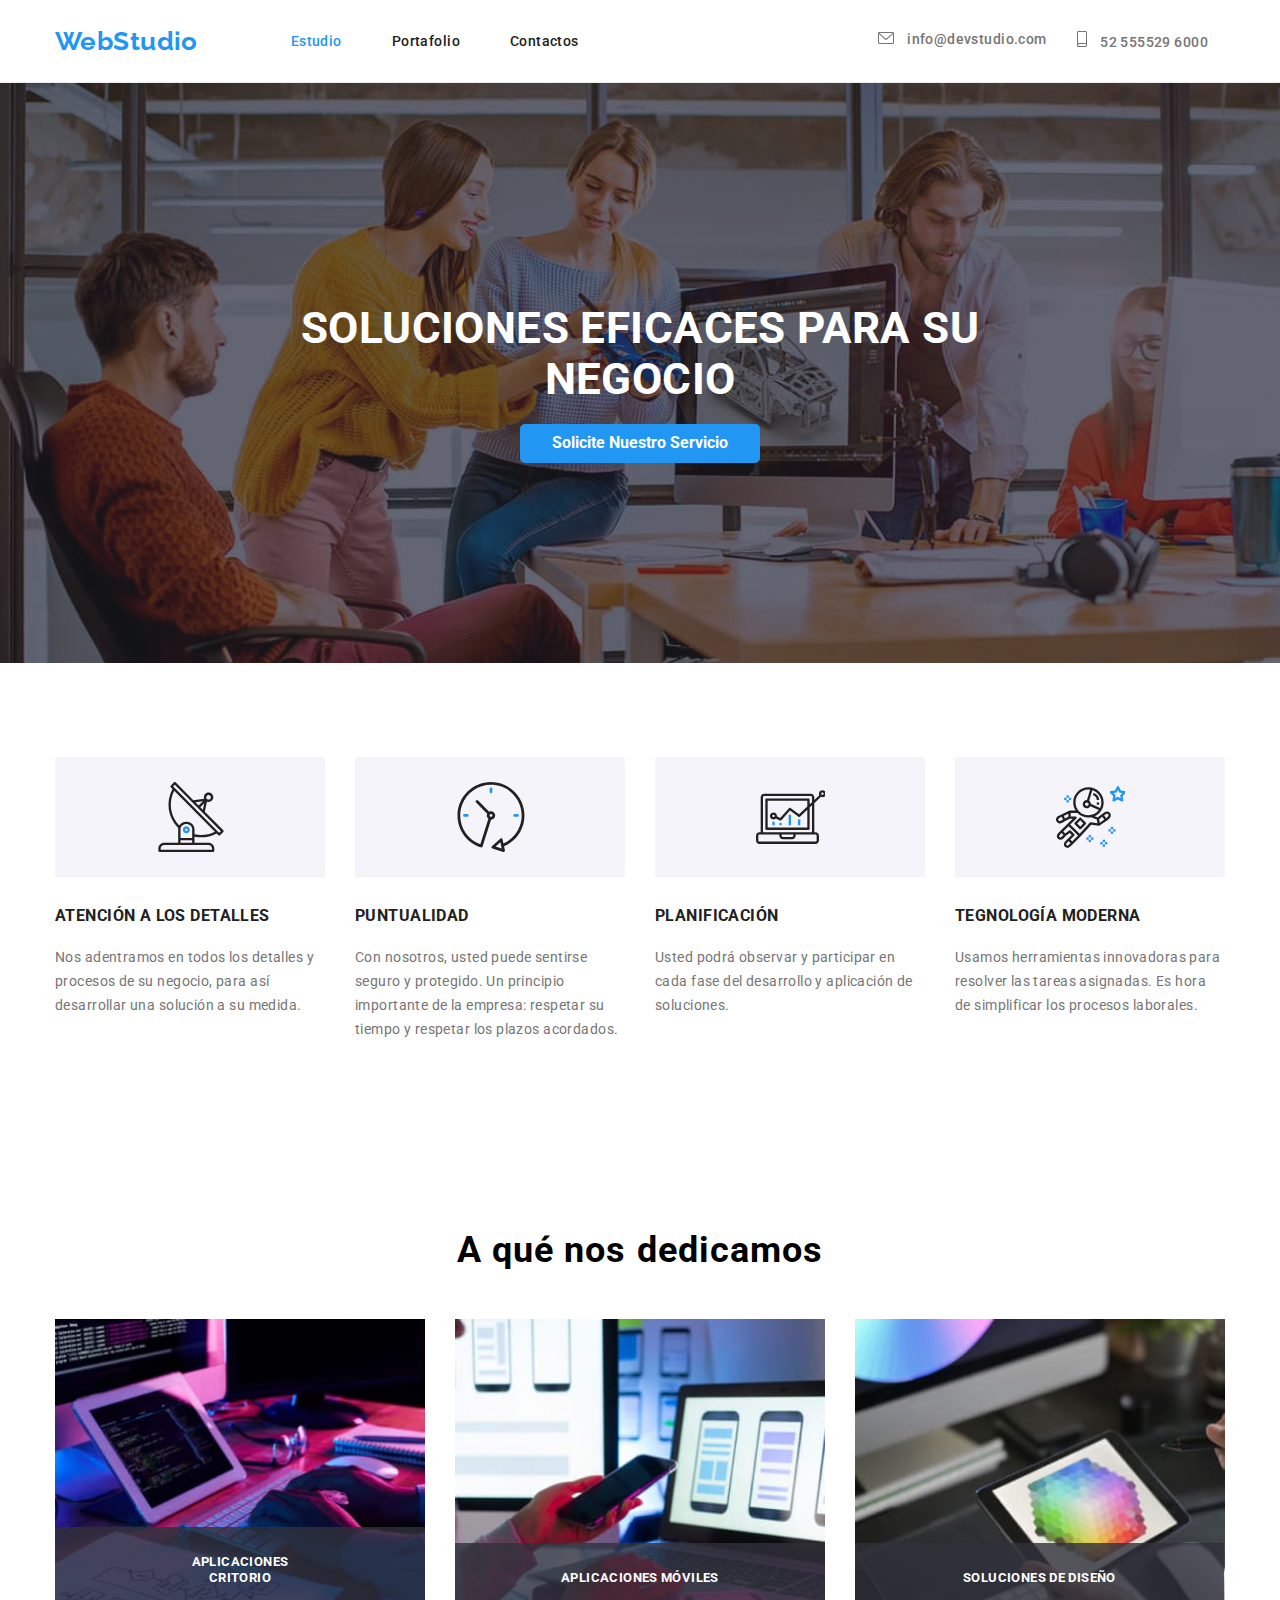
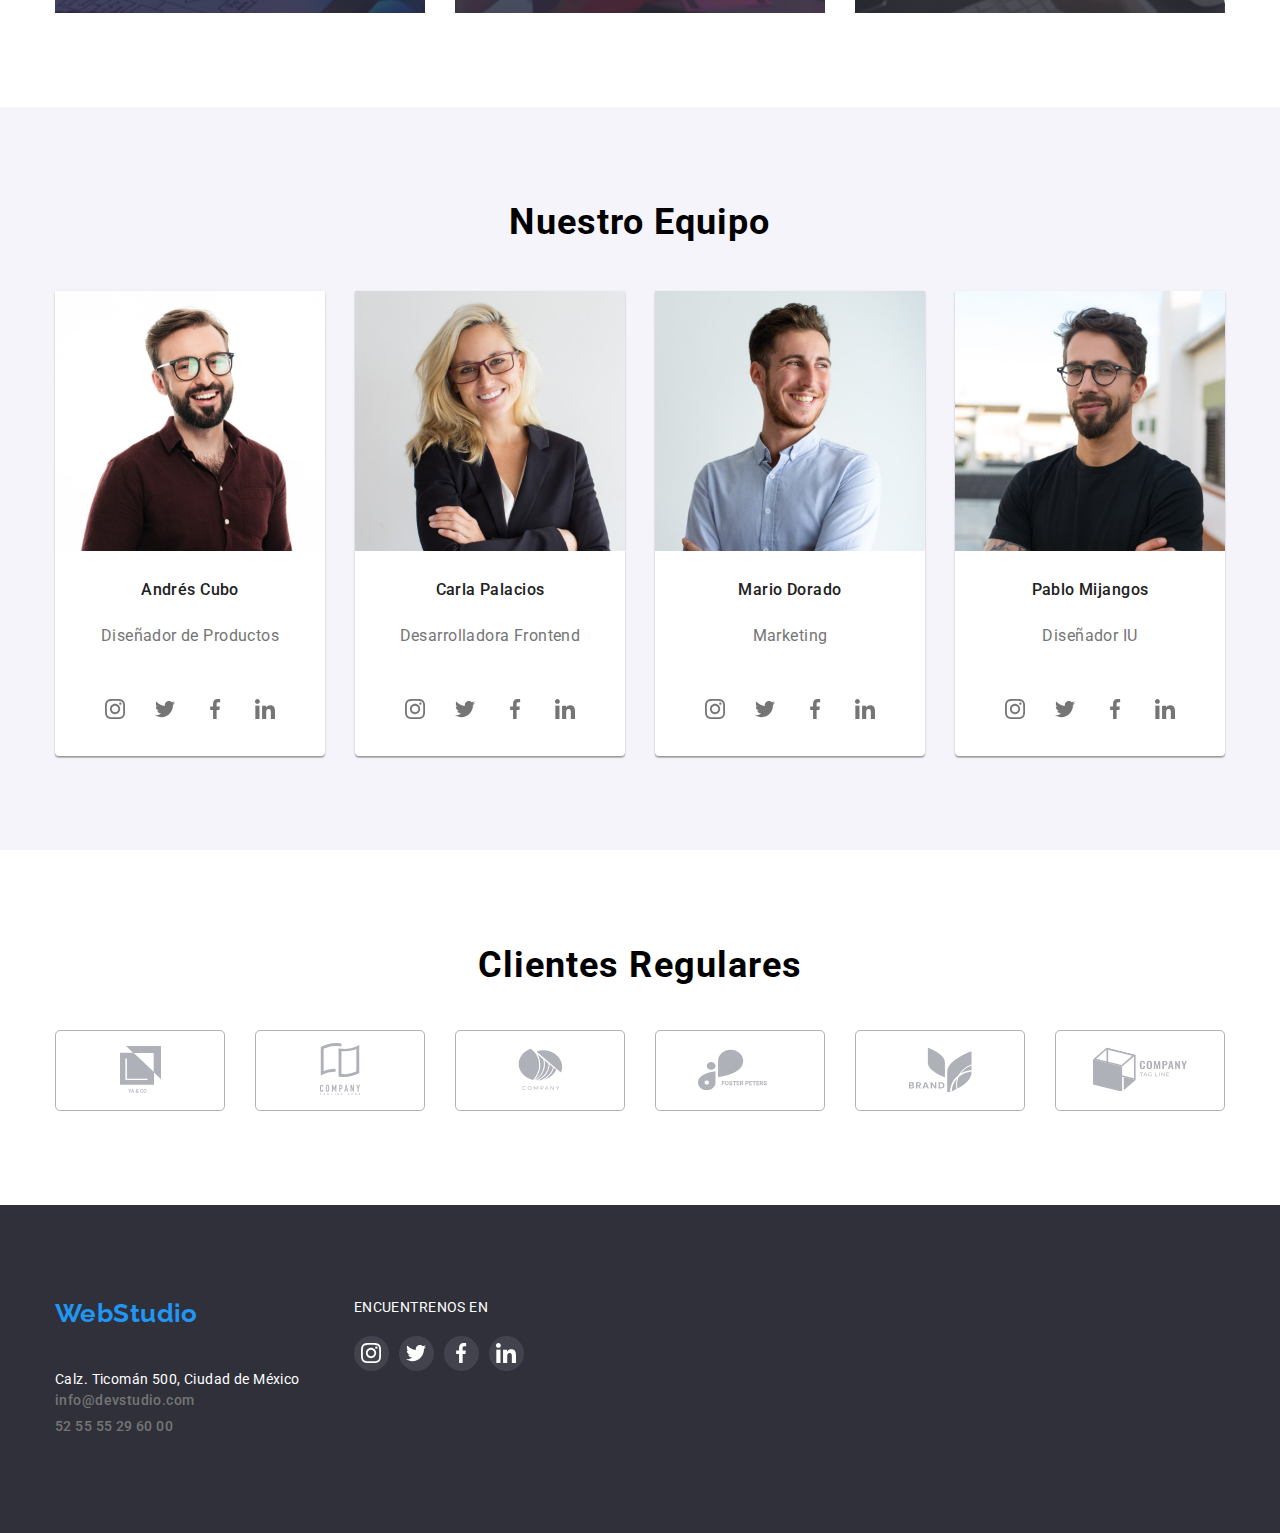
<file: index.html>
<!DOCTYPE html>
<html lang="es">
  <head>
    <meta charset="UTF-8" />
    <meta http-equiv="X-UA-Compatible" content="IE=edge" />
    <meta name="viewport" content="width=device-width, initial-scale=1.0" />
    <title>Web Studio</title>
    <link rel="preconnect" href="https://fonts.googleapis.com" />
    <link rel="preconnect" href="https://fonts.gstatic.com" crossorigin />
    <link
      href="https://fonts.googleapis.com/css2?family=Raleway:wght@700&display=swap"
      rel="stylesheet"
    />
    <link
      href="https://fonts.googleapis.com/css2?family=Roboto:wght@400;500;700;900&display=swap"
      rel="stylesheet"
    />

    <link rel="stylesheet" href="./css/modern-normalize.css" />
    <link rel="stylesheet" href="./css/styles.css" />
  </head>

  <body>
    <header>
      <div class="container">
        <nav>
          <a class="logo" href="#">WebStudio</a>
          <ul class="nav-menu link">
            <li class="nav-item">
              <a
                href="./index.html"
                class="nav-link current"
                rel="noopener noreferrer"
                >Estudio</a
              >
            </li>
            <li class="nav-item">
              <a
                href="./portfolio.html"
                class="nav-link"
                rel="noopener noreferrer"
                >Portafolio</a
              >
            </li>
            <li class="sin-margin">
              <a href="#" class="nav-link" rel="noopener noreferrer"
                >Contactos</a
              >
            </li>
          </ul>
        </nav>
        <ul class="nav-info link">
          <li class="info-item">
            <a class="info" href="mailto:info@devstudio.com"
              ><svg class="icon email">
                <use href="./images/icons.svg#email"></use>
              </svg>
              info@devstudio.com</a
            >
          </li>
          <li class="sin-margin">
            <a class="info" href="tel:+525555296000"
              ><svg class="icon smartphone">
                <use href="./images/icons.svg#smartphone"></use>
              </svg>
              52 555529 6000</a
            >
          </li>
        </ul>
      </div>
    </header>
    <main>
      <section class="section-title">
        <div class="container">
          <h1 class="title">SOLUCIONES EFICACES PARA SU NEGOCIO</h1>
          <button class="section-button" type="button">
            Solicite nuestro servicio
          </button>
        </div>
      </section>
      <section class="ouradvantages">
        <div class="container">
          <h2 hidden>Nuestras Ventajas</h2>
          <ul class="link section-advantages">
            <li class="advantage-item punter-ouradvantage">
             <div>
              <svg class="icon icon-ouradvantage">
                <use href="./images/icons.svg#Antena"></use>
              </svg>
            </div>
              <h3 class="advantage-title">ATENCIÓN A LOS DETALLES</h3>
              <p class="advantage-paragraph">
                Nos adentramos en todos los detalles y procesos de su negocio,
                para así desarrollar una solución a su medida.
              </p>
            
            </li>
            <li class="advantage-item punter-ouradvantage">
              <div>
                <svg class="icon icon-ouradvantage">
                  <use href="./images/icons.svg#Reloj"></use>
                </svg>
              </div>
              <h3 class="advantage-title">PUNTUALIDAD</h3>
              <p class="advantage-paragraph">
                Con nosotros, usted puede sentirse seguro y protegido. Un
                principio importante de la empresa: respetar su tiempo y
                respetar los plazos acordados.
              </p>
            </li>
            <li class="advantage-item punter-ouradvantage">
              <div>
                <svg class="icon icon-ouradvantage">
                  <use href="./images/icons.svg#Diagrama"></use>
                </svg>
              </div>
              <h3 class="advantage-title">PLANIFICACIÓN</h3>
              <p class="advantage-paragraph">
                Usted podrá observar y participar en cada fase del desarrollo y
                aplicación de soluciones.
              </p>
            </li>
            
            <li class="advantage-item punter-ouradvantage">
              <div>
                <svg class="icon icon-ouradvantage ">
                  <use href="./images/icons.svg#Astronauta"></use>
                </svg>
              </div>
              <h3 class="advantage-title">TEGNOLOGÍA MODERNA</h3>
              <p class="advantage-paragraph">
                Usamos herramientas innovadoras para resolver las tareas
                asignadas. Es hora de simplificar los procesos laborales.
              </p>
            </li>
          </ul>
        </div>
      </section>
      <section class="What-do-we-do">
        <div class="container">
          <h2>A qué nos dedicamos</h2>
          <ul class="link">
            <li class="app-desktop">
              
              <h3>APLICACIONES CRITORIO</h3>
            
            </li>
            <li class="app-movil">
              <h3>APLICACIONES MÓVILES</h3>
            </li>
            <li class="app-diseño">
              <h3>SOLUCIONES DE DISEÑO</h3>
            </li>
          </ul>
        </div>
      </section>
      <section class="our-team">
        <div class="container">
          <h2>Nuestro Equipo</h2>
          <ul class="link container">
            <li class="our-team-li">
              <img src="./images/imgperson1.jpg" alt="person1" width="300" />
              <div class="our-team-info">
                <h3 class="name-user">Andrés Cubo</h3>
                <p class="profession">Diseñador de Productos</p>
              </div>
              <ul class="link">
                <li class="punter-user">
                  <a href="#">
                    <svg class="icon icon-redes">
                      <use href="./images/icons.svg#instagram"></use>
                    </svg>
                  </a>
                </li>
                <li class="punter-user">
                  <a href="#">
                    <svg class="icon icon-redes">
                      <use href="./images/icons.svg#twitter"></use>
                    </svg>
                  </a>
                </li>
                <li class="punter-user">
                  <a href="#">
                    <svg class="icon icon-redes">
                      <use href="./images/icons.svg#facebook"></use>
                    </svg>
                  </a>
                </li>
                <li class="punter-user">
                  <a href="#">
                    <svg class="icon icon-redes">
                      <use href="./images/icons.svg#linkedin"></use>
                    </svg>
                  </a>
                </li>
              </ul>
            </li>
            <li class="our-team-li">
              <img src="./images/imgperson2.jpg" alt="person2" width="300" />
              <div class="our-team-info">
                <h3 class="name-user">Carla Palacios</h3>
                <p class="profession">Desarrolladora Frontend</p>
              </div>
              <ul class="link">
                <li class="punter-user">
                  <a href="#">
                    <svg class="icon icon-redes">
                      <use href="./images/icons.svg#instagram"></use>
                    </svg>
                  </a>
                </li>
                <li class="punter-user">
                  <a href="#">
                    <svg class="icon icon-redes">
                      <use href="./images/icons.svg#twitter"></use>
                    </svg>
                  </a>
                </li>
                <li class="punter-user">
                  <a href="#">
                    <svg class="icon icon-redes">
                      <use href="./images/icons.svg#facebook"></use>
                    </svg>
                  </a>
                </li>
                <li class="punter-user">
                  <a href="#">
                    <svg class="icon icon-redes">
                      <use href="./images/icons.svg#linkedin"></use>
                    </svg>
                  </a>
                </li>
              </ul>
              </li>
            </li>
            <li class="our-team-li">
              <img src="./images/imgperson3.jpg" alt="person3" width="300" />
              <div class="our-team-info">
                <h3 class="name-user">Mario Dorado</h3>
                <p class="profession">Marketing</p>
              </div>
              <ul class="link">
                <li class="punter-user">
                  <a href="#">
                    <svg class="icon icon-redes">
                      <use href="./images/icons.svg#instagram"></use>
                    </svg>
                  </a>
                </li>
                <li class="punter-user">
                  <a href="#">
                    <svg class="icon icon-redes">
                      <use href="./images/icons.svg#twitter"></use>
                    </svg>
                  </a>
                </li>
                <li class="punter-user">
                  <a href="#">
                    <svg class="icon icon-redes">
                      <use href="./images/icons.svg#facebook"></use>
                    </svg>
                  </a>
                </li>
                <li class="punter-user">
                  <a href="#">
                    <svg class="icon icon-redes">
                      <use href="./images/icons.svg#linkedin"></use>
                    </svg>
                  </a>
                </li>
              </ul>
            </li>
            <li class="our-team-li">
              <img src="./images/imgperson4.jpg" alt="person4" width="300" />
              <div class="our-team-info">
                <h3 class="name-user">Pablo Mijangos</h3>
                <p class="profession">Diseñador IU</p>
              </div>
              <ul class="link">
                <li class="punter-user">
                  <a href="#">
                    <svg class="icon icon-redes">
                      <use href="./images/icons.svg#instagram"></use>
                    </svg>
                  </a>
                </li>
                <li class="punter-user">
                  <a href="#">
                    <svg class="icon icon-redes">
                      <use href="./images/icons.svg#twitter"></use>
                    </svg>
                  </a>
                </li>
                <li class="punter-user">
                  <a href="#">
                    <svg class="icon icon-redes">
                      <use href="./images/icons.svg#facebook"></use>
                    </svg>
                  </a>
                </li>
                <li class="punter-user">
                  <a href="#">
                    <svg class="icon icon-redes">
                      <use href="./images/icons.svg#linkedin"></use>
                    </svg>
                  </a>
                </li>
              </ul>
            </li>
          </ul>
        </div>
      </section>
      <section class="regular-client">
        <div class="container ">
          <h2>Clientes Regulares</h2>
          <ul class="link">
            <li class="punter-regular-client">
              <a href="#">
                <svg class="icon img-svg Cliente1">
                  <use href="./images/icons.svg#Cliente1"></use>
                </svg>
              </a>
            </li>
            <li class="punter-regular-client">
              <a href="#">
                <svg class="icon img-svg Cliente2">
                  <use href="./images/icons.svg#Cliente2"></use>
                </svg>
              </a>
            </li>
            <li class="punter-regular-client">
              <a href="#">
                <svg class="icon img-svg Cliente3" >
                  <use href="./images/icons.svg#Cliente3"></use>
                </svg>
              </a>
            </li>
            <li class="punter-regular-client">
              <a href="#">
                <svg class="icon img-svg Cliente4">
                  <use href="./images/icons.svg#Cliente4"></use>
                </svg>
              </a>
            </li>
            <li class="punter-regular-client">
              <a href="#">
                <svg class="icon img-svg Cliente5">
                  <use href="./images/icons.svg#Cliente5"></use>
                </svg>
              </a>
            </li>
            <li class="punter-regular-client">
              <a href="#">
                <svg class="icon img-svg Cliente6">
                  <use href="./images/icons.svg#Cliente6"></use>
                </svg>
              </a>
            </li>
          </ul>
        </div>
      </section>
    </main>
    <footer>
      <div class="container">
        <div class="footer2">
        <a class="logo" href="#">WebStudio</a>
        <div class="address-redes">
          <p>ENCUENTRENOS EN</p>
          <ul class="link">
            <li class="punter-user-footer">
              <a href="#">
                <svg class="icon icon-redes-footer">
                  <use href="./images/icons.svg#instagram"></use>
                </svg>
              </a>
            </li>
            <li class="punter-user-footer ">
              <a href="#">
                <svg class="icon icon-redes-footer">
                  <use href="./images/icons.svg#twitter"></use>
                </svg>
              </a>
            </li>
            <li class="punter-user-footer ">
              <a href="#">
                <svg class="icon icon-redes-footer">
                  <use href="./images/icons.svg#facebook"></use>
                </svg>
              </a>
            </li>
            <li class="punter-user-footer ">
              <a href="#">
                <svg class="icon icon-redes-footer">
                  <use href="./images/icons.svg#linkedin"></use>
                </svg>
              </a>
            </li>
          </ul>
        </div>
      </div>
        <address>
          <ul class="link">
            <li class="location">
              <a>Calz. Ticomán 500, Ciudad de México</a>
            </li>
            <li class="info-item">
              <a class="info" href="mailto:info@devstudio.com"
                >info@devstudio.com</a
              >
            </li>
            <li class="info-item">
              <a class="info" href="tel:+525555296000">52 55 55 29 60 00</a>
            </li>
          </ul>
        </address>        
      </div>
      
    </footer>
  </body>
</html>
</file>
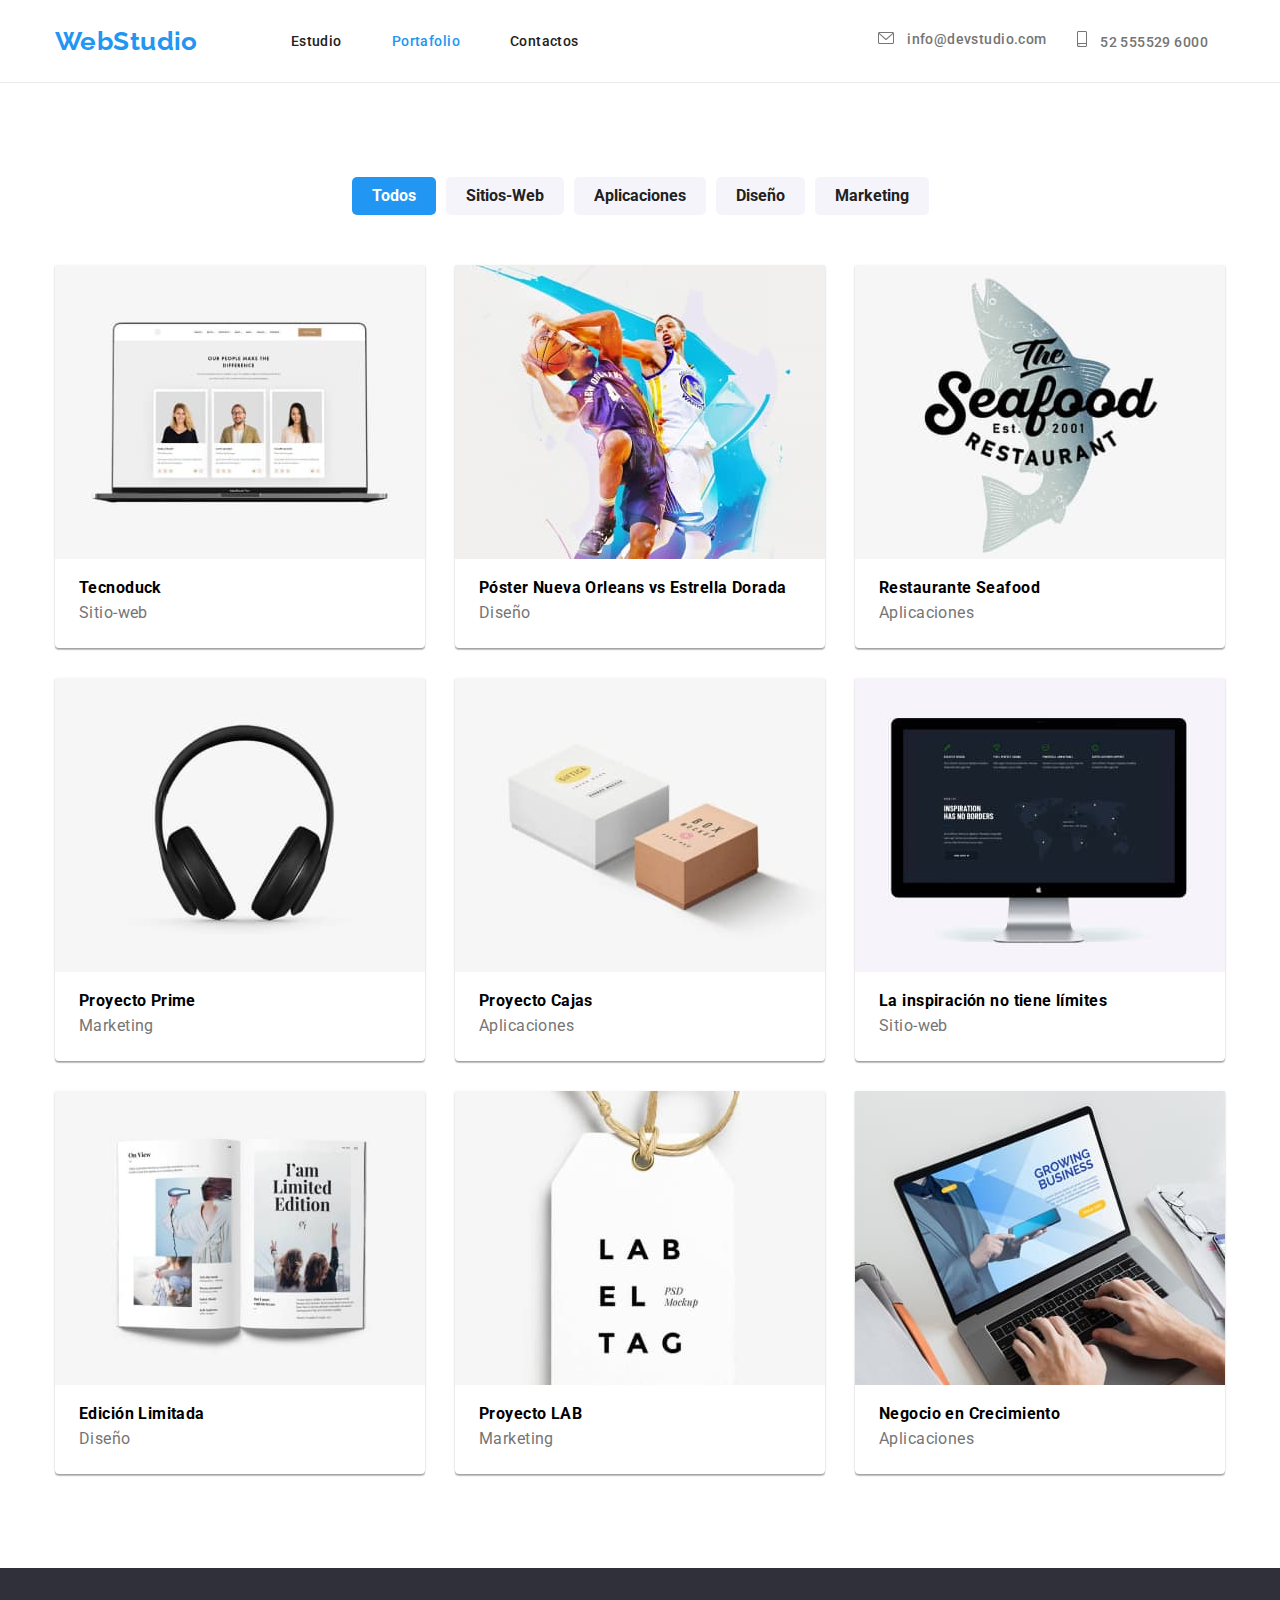
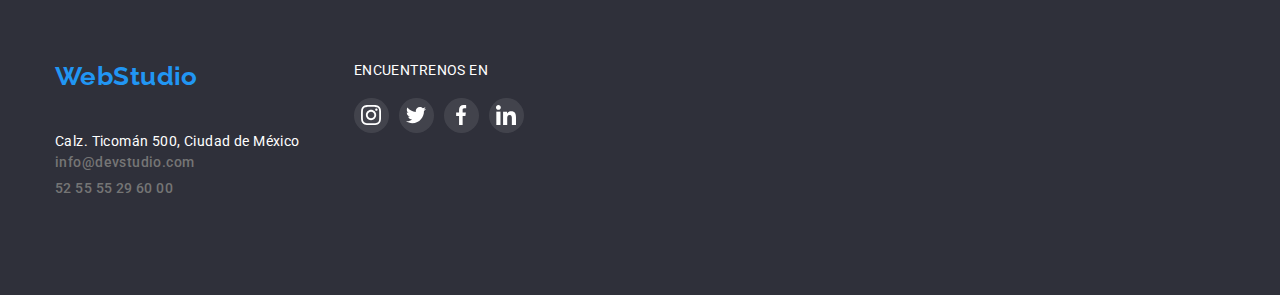
<file: portfolio.html>
<!DOCTYPE html>
<html lang="es">
  <head>
    <meta charset="UTF-8" />
    <meta http-equiv="X-UA-Compatible" content="IE=edge" />
    <meta name="viewport" content="width=device-width, initial-scale=1.0" />
    <title>Web Studio</title>
    <link rel="preconnect" href="https://fonts.googleapis.com" />
    <link rel="preconnect" href="https://fonts.gstatic.com" crossorigin />
    <link
      href="https://fonts.googleapis.com/css2?family=Raleway:wght@700&display=swap"
      rel="stylesheet"
    />
    <link
      href="https://fonts.googleapis.com/css2?family=Roboto:wght@400;500;700;900&display=swap"
      rel="stylesheet"
    />
    <link rel="stylesheet" href="./css/modern-normalize.css" />
    <link rel="stylesheet" href="./css/styles.css" />
  </head>

  <body>
    <header>
      <div class="container">
        <nav>
          <a class="logo" href="#">WebStudio</a>
          <ul class="nav-menu link">
            <li class="nav-item">
              <a
                href="./index.html"
                class="nav-link "
                rel="noopener noreferrer"
                >Estudio</a
              >
            </li>
            <li class="nav-item">
              <a
                href="./portfolio.html"
                class="nav-link current"
                rel="noopener noreferrer"
                >Portafolio</a
              >
            </li>
            <li class="sin-margin">
              <a href="#" class="nav-link" rel="noopener noreferrer"
                >Contactos</a
              >
            </li>
          </ul>
        </nav>
        <ul class="nav-info link">
          <li class="info-item">
            <a class="info" href="mailto:info@devstudio.com"
              ><svg class="icon email">
                <use href="./images/icons.svg#email"></use>
              </svg>
              info@devstudio.com</a
            >
          </li>
          <li class="sin-margin">
            <a class="info" href="tel:+525555296000"
              ><svg class="icon smartphone">
                <use href="./images/icons.svg#smartphone"></use>
              </svg>
              52 555529 6000</a
            >
          </li>
        </ul>
      </div>
    </header>

    <main>
      <section class="section-portafolio">
        <div class="container">
          <ul class="link button-ul">
            <li>
              <button class="button-portafolio current-porta" type="button">
                Todos
              </button>
            </li>
            <li>
              <button class="button-portafolio" type="button">
                Sitios-web
              </button>
            </li>
            <li>
              <button class="button-portafolio" type="button">
                Aplicaciones
              </button>
            </li>
            <li>
              <button class="button-portafolio" type="button">Diseño</button>
            </li>
            <li>
              <button class="button-portafolio" type="button">Marketing</button>
            </li>
          </ul>
          <ul class="link carrusel-ul">
            <li class="imgproyec-item">
              <img
                src="./images/imgproyec1.jpg"
                alt="proyec Tecnoduck"
                width="380"
              />
              <div class="portafolio-info" >
              <h3>Tecnoduck</h3>
              <p class="proyec-paragraph">Sitio-web</p>
            </div>
          </li>
            
            <li class="imgproyec-item">
              <img
                src="./images/imgproyec2.jpg"
                alt="proyec Póster de Nueva Orleans"
                width="380"
              />
            <div class="portafolio-info" >
              <h3>Póster Nueva Orleans vs Estrella Dorada</h3>
              <p class="proyec-paragraph">Diseño</p>
            </div>
          </li>
            <li class="imgproyec-item">
              <img
                src="./images/imgproyec3.jpg"
                alt="proyec Restaurante Seafood"
                width="380"
              />
            <div class="portafolio-info">
              <h3>Restaurante Seafood</h3>
              <p class="proyec-paragraph">Aplicaciones</p>
            </div>
          </li>
            <li class="imgproyec-item">
              <img
                src="./images/imgproyec4.jpg"
                alt="proyec Prime"
                width="380"
              />
            <div class="portafolio-info">
              <h3>Proyecto Prime</h3>
              <p class="proyec-paragraph">Marketing</p>
            </div> 
          </li>
            <li class="imgproyec-item">
              <img
                src="./images/imgproyec5.jpg"
                alt="proyec Cajas"
                width="380"
              />
            <div class="portafolio-info">
              <h3>Proyecto Cajas</h3>
              <p class="proyec-paragraph">Aplicaciones</p>
            </div>
          </li>
            <li class="imgproyec-item">
              <img
                src="./images/imgproyec6.jpg"
                alt="proyec La inspiración no tiene límites"
                width="380"
              />
            <div class="portafolio-info">
              <h3>La inspiración no tiene límites</h3>
              <p class="proyec-paragraph">Sitio-web</p>
            <div>

            </li>
            <li class="imgproyec-item">
              <img
                src="./images/imgproyec7.jpg"
                alt="proyec Edición Limitada"
                width="380"
              />
            <div class="portafolio-info">
              <h3>Edición Limitada</h3>
              <p class="proyec-paragraph">Diseño</p>
            </div>
          </li>
            <li class="imgproyec-item">
              <img
                src="./images/imgproyec8.jpg"
                alt="proyec Proyecto LAB"
                width="380"
              />
            <div class="portafolio-info"> 
              <h3>Proyecto LAB</h3>
              <p class="proyec-paragraph">Marketing</p>
            </div>
          </li>
            <li class="imgproyec-item">
              <img
                src="./images/imgproyec9.jpg"
                alt="proyec Negocio en Crecimiento"
                width="380"
              />
            <div class="portafolio-info">
              <h3>Negocio en Crecimiento</h3>
              <p class="proyec-paragraph">Aplicaciones</p>
            </div>
          </li>
          </ul>
        </div>
      </section>
    </main>
    <footer>
      <div class="container">
        <div class="footer2">
        <a class="logo" href="#">WebStudio</a>
        <div class="address-redes">
          <p>ENCUENTRENOS EN</p>
          <ul class="link">
            <li class="punter-user-footer">
              <a href="#">
                <svg class="icon icon-redes-footer">
                  <use href="./images/icons.svg#instagram"></use>
                </svg>
              </a>
            </li>
            <li class="punter-user-footer ">
              <a href="#">
                <svg class="icon icon-redes-footer">
                  <use href="./images/icons.svg#twitter"></use>
                </svg>
              </a>
            </li>
            <li class="punter-user-footer ">
              <a href="#">
                <svg class="icon icon-redes-footer">
                  <use href="./images/icons.svg#facebook"></use>
                </svg>
              </a>
            </li>
            <li class="punter-user-footer ">
              <a href="#">
                <svg class="icon icon-redes-footer">
                  <use href="./images/icons.svg#linkedin"></use>
                </svg>
              </a>
            </li>
          </ul>
        </div>
      </div>
        <address>
          <ul class="link">
            <li class="location">
              <a>Calz. Ticomán 500, Ciudad de México</a>
            </li>
            <li class="info-item">
              <a class="info" href="mailto:info@devstudio.com"
                >info@devstudio.com</a
              >
            </li>
            <li class="info-item">
              <a class="info" href="tel:+525555296000">52 55 55 29 60 00</a>
            </li>
          </ul>
        </address>        
      </div>
      
    </footer>
  </body>
</html>
</file>
<file: css/styles.css>
* {
  margin: 0;
  padding: 0;
  box-sizing: border-box;
}
:root {
  --container-padding: calc((100% - 1200px) / 2);
  --primary-black-color: #212121;
  --primary-text-color: #757575;
  --primary-white-color: #ffffff;

  --accent-color: #2196f3;
  --background-black-dark: #2f303a;
  --button-primary-hover: #188ce8;
}

/*Normalization*/
h1,
h2,
h3,
h4,
h5,
h6,
p {
  margin: 0;
}

html {
  box-sizing: border-box;
}

*,
*::after,
*::before {
  box-sizing: inherit;
}
.text {
  font-size: 16px;
  line-height: 1.5;
}

img {
  display: block;
  max-width: 100%;
  height: auto;
}

address {
  font-style: normal;
}

.link {
  text-decoration: none;
  color: inherit;
}

.list {
  list-style: none;
  padding: 0;
  margin: 0;
}

/*styles index*/
* {
  box-sizing: border-box;
}
.container {
  width: 1200px;
  padding-left: 15px;
  padding-right: 15px;
  margin-left: auto;
  margin-right: auto;
}
section {
  padding: 94px 0;
}

body {
  font-family: 'Roboto', 'Arial', sans-serif;
  background-color: var(--primary-white-color);
  font-size: 14px;
  letter-spacing: 0.03em;
}
h2 {
  font-family: 'Roboto';
  font-style: normal;
  font-weight: 700;
  font-size: 36px;
  line-height: 42px;
  text-align: center;
  letter-spacing: 0.03em;
}
.link {
  list-style: none;
}
header {
  border-bottom: solid #ececec 1px;
}
header .container {
  display: flex;
  align-items: center;
}
header .container > nav {
  display: flex;
  align-items: center;
  margin-right: 299px;
}
header .container > nav > ul {
  display: flex;
}

header .container > ul {
  display: flex;
}

header .logo {
  font-family: 'Raleway';
  font-weight: 700;
  font-size: 26px;
  color: var(--accent-color);
  line-height: 2rem;
  text-decoration: none;
  padding: 25px 0;
  margin-right: 93px;
}
.nav-menu > .nav-item {
  padding: 25px 0;
  margin-right: 50px;
}
.nav-info > .info-item {
  padding: 25px 0;
  margin-right: 30px;
}
.sin-margin {
  margin: 0;
  padding: 25px 0;
}

.nav-link {
  font-weight: 500;
  font-size: 14px;
  color: var(--primary-black-color);
  text-decoration: none;
}

.info {
  font-style: normal;
  font-weight: 500;
  font-size: 14px;
  color: var(--primary-text-color);
  fill: var(--primary-text-color);
  text-decoration: none;
}
.icon {
  display: inline-block;
  width: 1em;
  height: 1em;
  stroke-width: 0;
  stroke: currentColor;
  fill: currentColor;
}

.smartphone {
  width: 10px;
  height: 16px;
  margin-right: 10px;
}
.email {
  width: 16px;
  height: 12px;
  margin-right: 10px;
}

header .nav-item .current,
.info:focus,
.info:hover,
.nav-link:hover,
.nav-link:focus {
  color: var(--accent-color);
  fill: #03a9f4;
}

main .section-title {
  padding: 200px calc((100% - 1200px) / 2);
  text-align: center;
  background: linear-gradient(
      0deg,
      rgba(47, 48, 58, 0.4),
      rgba(47, 48, 58, 0.4)
    ),
    url(../images/imgbackground.jpg);
  padding: 200px var(--container-padding);
  background-repeat: no-repeat;
  background-size: cover;
  text-align: center;
}
main .title {
  width: 696px;
  margin: 20px auto;
  color: var(--primary-white-color);
  font-size: 44px;
  text-transform: capitalize;
}
main .section-button {
  background-color: var(--accent-color);
  color: var(--primary-white-color);
  font-size: 16px;
  border-radius: 5px;
  border: none;
  outline: none;
  font-weight: 700;
  text-transform: capitalize;
  padding: 10px 32px;
}
.section-button:hover {
  cursor: pointer;
  background-color: var(--button-primary-hover);
}
.ouradvantages {
  display: flex;
  flex-direction: column;
  justify-content: space-between;
  margin: 0 var(--container-padding);
}
/*iconos ouravantages-------------------------------------*/
.icon-ouradvantage {
  width: 69px;
  height: 70px;
  fill: var(--primary-white-color);
}

.punter-ouradvantage div {
  display: flex;
  align-items: center;
  justify-content: center;

  height: 120px;
  margin-bottom: 30px;
  width: 270px;
  background-color: #f5f4fa;
}

/*fin iconos ouravantage-----------------------------*/
.container .section-advantages {
  display: flex;
  gap: 30px;
}
.section-advantages .advantage-item {
  flex-basis: cal((100%-90px)/4);
}

section .advantage-item .advantage-title {
  margin-bottom: 20px;
  text-transform: uppercase;
  color: var(--primary-black-color);
}

section .advantage-item .advantage-paragraph {
  font-size: 14px;
  color: var(--primary-text-color);
  line-height: 24px;
}
.What-do-we-do {
  display: flex;
  flex-direction: column;
  justify-content: space-between;
  margin: 0 var(--container-padding);
}
.What-do-we-do .container > h2 {
  height: 10vh;
  display: flex;
  align-items: flex-start;
  justify-content: center;
}
.What-do-we-do .container > ul {
  display: flex;
  gap: 30px;
}
.What-do-we-do > li {
  flex-basis: calc((100% - 90px) / 3);
}
.What-do-we-do .app-desktop {
  background-image: url(../images/imgbox1.jpg);
  background-repeat: no-repeat;
  background-size: cover;
  width: 370px;
  height: 294px;
  position: relative;
}
.What-do-we-do .app-movil {
  background-image: url(../images/imgbox2.jpg);
  background-repeat: no-repeat;
  background-size: cover;
  width: 370px;
  height: 294px;
  position: relative;
}
.What-do-we-do .app-diseño {
  background-image: url(../images/imgbox3.jpg);
  background-repeat: no-repeat;
  background-size: cover;
  width: 370px;
  height: 294px;
  position: relative;
}
.What-do-we-do h3 {
  font-style: normal;
  font-weight: 700;
  font-size: 13px;
  line-height: 16px;
  text-align: center;
  letter-spacing: 0.03em;
  text-transform: uppercase;
}

.What-do-we-do h3 {
  color: var(--primary-white-color);
  position: absolute;
  bottom: 0;
  left: 0;
  text-align: center;
  padding: 27px 108px;
  background: linear-gradient(
    0deg,
    rgba(47, 48, 58, 0.8),
    rgba(47, 48, 58, 0.8)
  );
}
.app-desktop h3 {
  padding: 27px 104px;
}
.app-movil h3 {
  padding: 27px 106px;
}
section .name-user {
  font-style: normal;
  font-weight: 500;
  font-size: 16px;
  color: var(--primary-black-color);
  height: 30px;
  margin-bottom: 10px;
}

section .profession {
  font-size: 16px;
  color: var(--primary-text-color);
  line-height: 30px;
  text-align: center;
  height: 30px;
}
.our-team-info {
  text-align: center;
  padding: 30px 43px;
}
.our-team {
  background-color: #f5f4fa;
  display: flex;
  flex-direction: column;
  justify-content: space-between;
}
.our-team .container {
  margin: 0 var(--container-padding);
}
.our-team .container > h2 {
  height: 10vh;
  display: flex;
  align-items: flex-start;
  justify-content: center;
}
.our-team .container > ul {
  display: flex;
  gap: 30px;
}

.our-team-li {
  background-color: var(--primary-white-color);
  width: 28%;
  box-shadow: 0px 1px 3px rgba(0, 0, 0, 0.12), 0px 1px 1px rgba(0, 0, 0, 0.14),
    0px 2px 1px rgba(0, 0, 0, 0.2);
  border-radius: 0px 0px 4px 4px;
  flex-basis: calc((100% - 90px) / 4);
}
.our-team-li > img {
  width: 100%;
}
.our-team-li > ul {
  display: flex;
  align-items: center;
  justify-content: center;
  gap: 15px;
  padding: 10px 20px;
  margin-bottom: 20px;
}
.icon-redes {
  width: 20px;
  height: 20px;
  fill: var(--primary-text-color);
}
.punter-user {
  display: block;
  width: 35px;
  height: 35px;
  border-radius: 25px;
}
.punter-user:hover {
  background-color: var(--accent-color);
}
.punter-user:hover a .icon-redes {
  fill: var(--primary-white-color);
}
.punter-user a {
  display: flex;
  align-items: center;
  justify-content: center;

  border-radius: 25px;
  height: 35px;
  width: 35px;
}
/*regular-client---------------------*/
.regular-client {
  display: flex;
  flex-direction: column;
}

.regular-client div > h2 {
  display: flex;
  align-items: flex-start;
  justify-content: center;
  padding-bottom: 44px;
}
.regular-client ul {
  display: flex;
  align-items: center;
  justify-content: space-between;
  list-style: none;
}

.punter-regular-client {
  display: flex;
  align-items: center;
  justify-content: center;
  flex-wrap: wrap;
  width: 170px;
  height: 81px;
  border: solid #afb1b8 1px;
  border-radius: 5px;
  cursor: pointer;
}

.punter-regular-client:hover .img-svg {
  fill: var(--accent-color);
}
.punter-regular-client:hover {
  border: solid 1px var(--accent-color);
}
.Cliente1 {
  width: 41px;
  height: 47px;
  fill: #afb1b8;
}
.Cliente2 {
  width: 40px;
  height: 52px;
  fill: #afb1b8;
}
.Cliente3 {
  width: 44px;
  height: 42px;
  fill: #afb1b8;
}
.Cliente4 {
  width: 85px;
  height: 41px;
  fill: #afb1b8;
}
.Cliente5 {
  width: 63px;
  height: 45px;
  fill: #afb1b8;
}
.Cliente6 {
  width: 94px;
  height: 44px;
  fill: #afb1b8;
}
/*FOOTER---------------------*/
footer {
  background-color: var(--background-black-dark);
  display: flex;
  gap: 20px;
  padding: 94px calc((100% - 1200px) / 2);
}
.footer2 {
  display: flex;
  align-items: flex-start;
}

address .location {
  font-style: normal;
  font-weight: 400;
  font-size: 14px;
  color: var(--primary-white-color);
}
address .info {
  font-style: normal;
  font-weight: 500;
  font-size: 14px;
  color: var(--primary-text-color);
  text-decoration: none;
  display: block;
  padding: 5px 0;
}
address .info:hover {
  color: var(--accent-color);
}
address .info:focus {
  color: var(--accent-color);
}

footer .logo {
  font-family: 'Raleway';
  font-style: normal;
  font-weight: 700;
  font-size: 26px;
  color: var(--accent-color);
  margin-bottom: 20px;
  text-decoration: none;
  margin-right: 156px;
}

address > ul {
  margin: 0;
  padding: 0;
}
.address-redes p {
  color: var(--primary-white-color);
  margin-bottom: 20px;
}
.address-redes ul {
  display: flex;
}
.icon-redes-footer {
  width: 20px;
  height: 20px;
  fill: var(--primary-white-color);
}
.punter-user-footer {
  display: block;
  width: 35px;
  height: 35px;
  border-radius: 25px;
  background-color: #a9a9b128;
  margin-right: 10px;
}
.punter-user-footer:hover {
  background-color: var(--accent-color);
}
.punter-user-footer:hover a .icon-redes-footer {
  fill: var(--primary-white-color);
  background-color: var(--accent-color);
}
.punter-user-footer a {
  display: flex;
  align-items: center;
  justify-content: center;

  border-radius: 25px;
  height: 35px;
  width: 35px;
}

/*styles portafolio*/
main .btn-item:hover {
  cursor: pointer;
}

section .proyec-paragraph {
  font-style: normal;
  font-weight: 400;
  font-size: 16px;
  line-height: 30px;
  color: var(--primary-text-color);
}
main .button-portafolio {
  background-color: #f5f4fa;
  color: var(--primary-black-color);
  font-size: 16px;
  border: none;
  outline: none;
  font-weight: 700;
  text-transform: capitalize;
  padding: 10px 20px;
  border-radius: 5px;
}
.button-portafolio:focus,
.button-portafolio:hover {
  box-shadow: 0px 3px 1px rgba(0, 0, 0, 0.1), 0px 1px 2px rgba(0, 0, 0, 0.08),
    0px 2px 2px rgba(0, 0, 0, 0.12);
  border-radius: 4px;
}
.portafolio-info {
  padding: 20px 24px;
}
.section-portafolio {
  display: flex;
  flex-direction: column;
  justify-content: space-between;
}
main .button-portafolio:hover {
  background-color: var(--accent-color);
  color: var(--primary-white-color);
  cursor: pointer;
}
main .current-porta {
  background-color: var(--accent-color);
  color: var(--primary-white-color);
}
.button-ul {
  width: 100%;
  display: flex;
  align-items: flex-start;
  justify-content: center;
  gap: 10px;
  margin-bottom: 50px;
}
.section-portafolio .carrusel-ul {
  display: flex;
  flex-wrap: wrap;
  flex-direction: row;
  justify-content: space-between;
  gap: 30px;
  padding: 0;
  list-style: none;
}

.imgproyec-item {
  background-color: var(--primary-white-color);
  box-shadow: 0px 1px 3px rgba(0, 0, 0, 0.12), 0px 1px 1px rgba(0, 0, 0, 0.14),
    0px 2px 1px rgba(0, 0, 0, 0.2);
  border-radius: 0px 0px 4px 4px;
  cursor: pointer;
}
.imgproyec-item > img {
  width: 100%;
}
</file>
